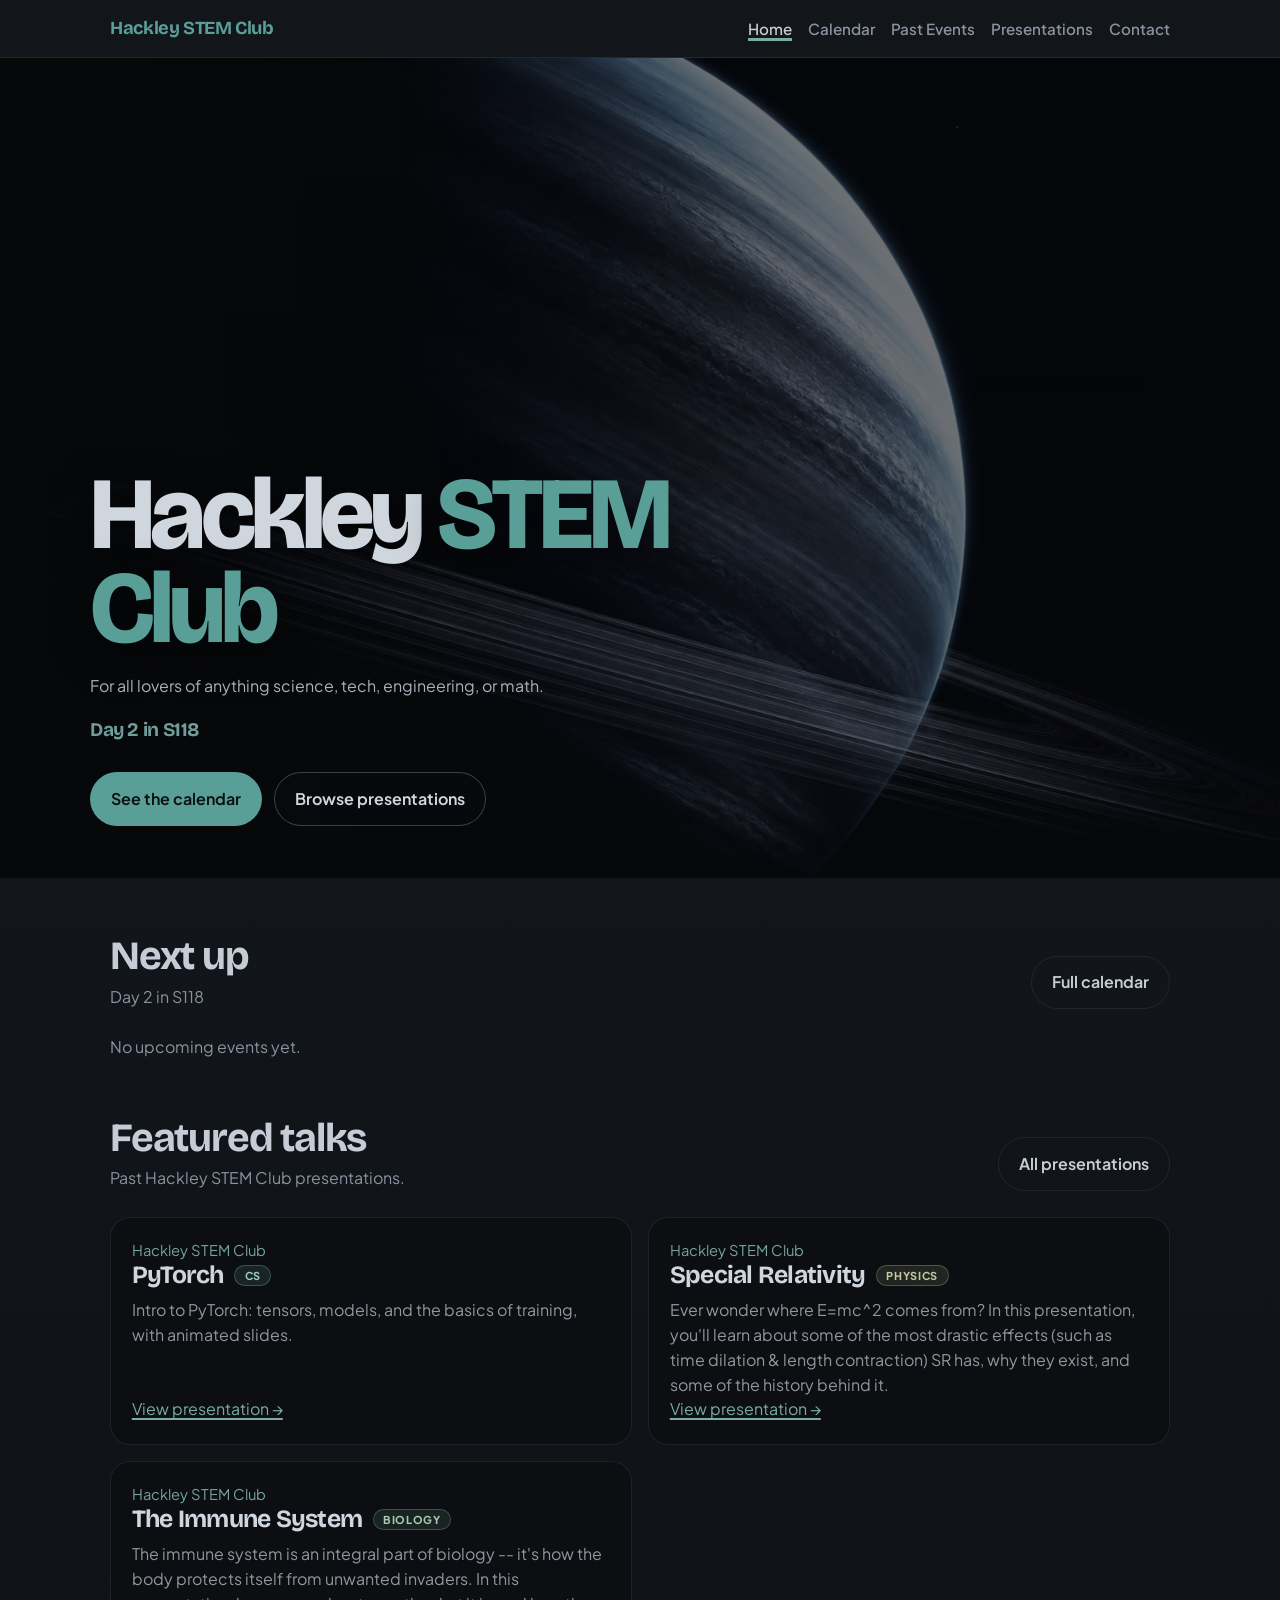
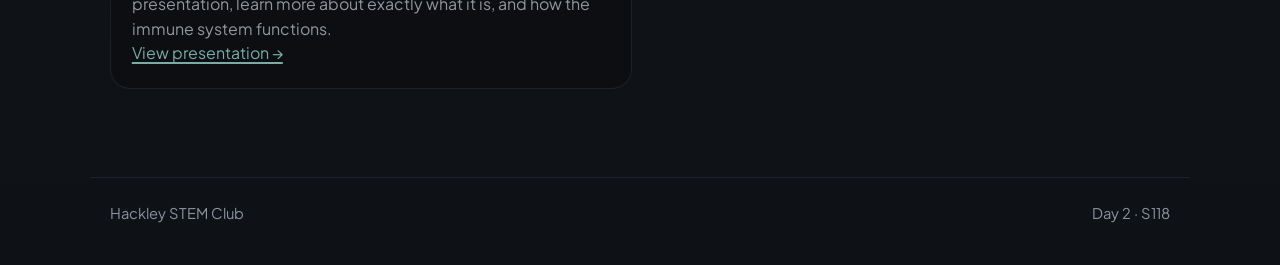
<file: index.html>
<!DOCTYPE html>
<html lang="en" data-theme="observatory">
  <head>
    <meta charset="UTF-8" />
    <meta name="viewport" content="width=device-width, initial-scale=1" />
    <title>Hackley STEM Club</title>
    <meta
      name="description"
      content="Hackley STEM Club: calendar, past events, and featured presentations."
    />
    <link rel="preconnect" href="https://fonts.googleapis.com" />
    <link rel="preconnect" href="https://fonts.gstatic.com" crossorigin />
    <link
      href="https://fonts.googleapis.com/css2?family=Bricolage+Grotesque:opsz,wght@12..96,500..800&family=Plus+Jakarta+Sans:wght@400;500;600;700&display=swap"
      rel="stylesheet"
    />
    <script src="js/theme.js"></script>
    <link rel="stylesheet" href="css/styles.css" />
  </head>
  <body data-page="home">
    <header class="site-header">
      <div class="nav-wrap">
        <a class="brand" href="index.html"><span id="club-name">Hackley STEM Club</span></a>
        <nav class="nav" aria-label="Primary">
          <a href="index.html" data-nav="home">Home</a>
          <a href="calendar.html" data-nav="calendar">Calendar</a>
          <a href="events.html" data-nav="events">Past Events</a>
          <a href="presentations.html" data-nav="presentations">Presentations</a>
          <a href="contact.html" data-nav="contact">Contact</a>
        </nav>
      </div>
    </header>

    <main>
      <section class="elevator" aria-label="Hero">
        <div class="elevator-sticky">
          <div class="elevator-stage" aria-hidden="true">
            <img
              class="elevator-slide is-active"
              src="images/elevator/elev-01-planet.jpg"
              alt=""
            />
            <div class="elevator-veil"></div>
          </div>

          <div class="elevator-copy hero-inner">
            <h1 class="hero-brand">Hackley <em>STEM Club</em></h1>
            <p id="club-tagline">
              For all lovers of anything science, tech, engineering, or math.
            </p>
            <p class="hero-meet" id="hero-meet">Day 2 in S118</p>
            <div class="cta-row">
              <a class="btn btn-primary" href="calendar.html">See the calendar</a>
              <a class="btn btn-secondary" href="presentations.html">Browse presentations</a>
            </div>
          </div>
        </div>
      </section>

      <section class="section">
        <div class="section-head">
          <div>
            <h2>Next up</h2>
            <p id="meeting-note">Day 2 in S118</p>
          </div>
          <a class="btn btn-secondary" href="calendar.html">Full calendar</a>
        </div>
        <div id="home-upcoming"></div>
      </section>

      <section class="section" style="padding-top: 0">
        <div class="section-head">
          <div>
            <h2>Featured talks</h2>
            <p>Past Hackley STEM Club presentations.</p>
          </div>
          <a class="btn btn-secondary" href="presentations.html">All presentations</a>
        </div>
        <div id="home-featured"></div>
      </section>
    </main>

    <footer class="site-footer">
      <span><span id="club-name-footer">Hackley STEM Club</span></span>
      <span>Day 2 · S118</span>
    </footer>

    <script src="js/content.js"></script>
    <script src="js/main.js"></script>
    <script>
      document.addEventListener("DOMContentLoaded", () => {
        const upcoming = document.getElementById("home-upcoming");
        const featured = document.getElementById("home-featured");
        upcoming.innerHTML = StemClub.renderEventRows(
          StemClub.upcomingEvents(3),
          "No upcoming events yet."
        );
        const featuredTalks = (StemClub.data.presentations || []).filter((p) => p.featured);
        featured.innerHTML =
          StemClub.renderFeatured(featuredTalks) ||
          '<p class="empty">Featured talks will show up here.</p>';
      });
    </script>
  </body>
</html>
</file>
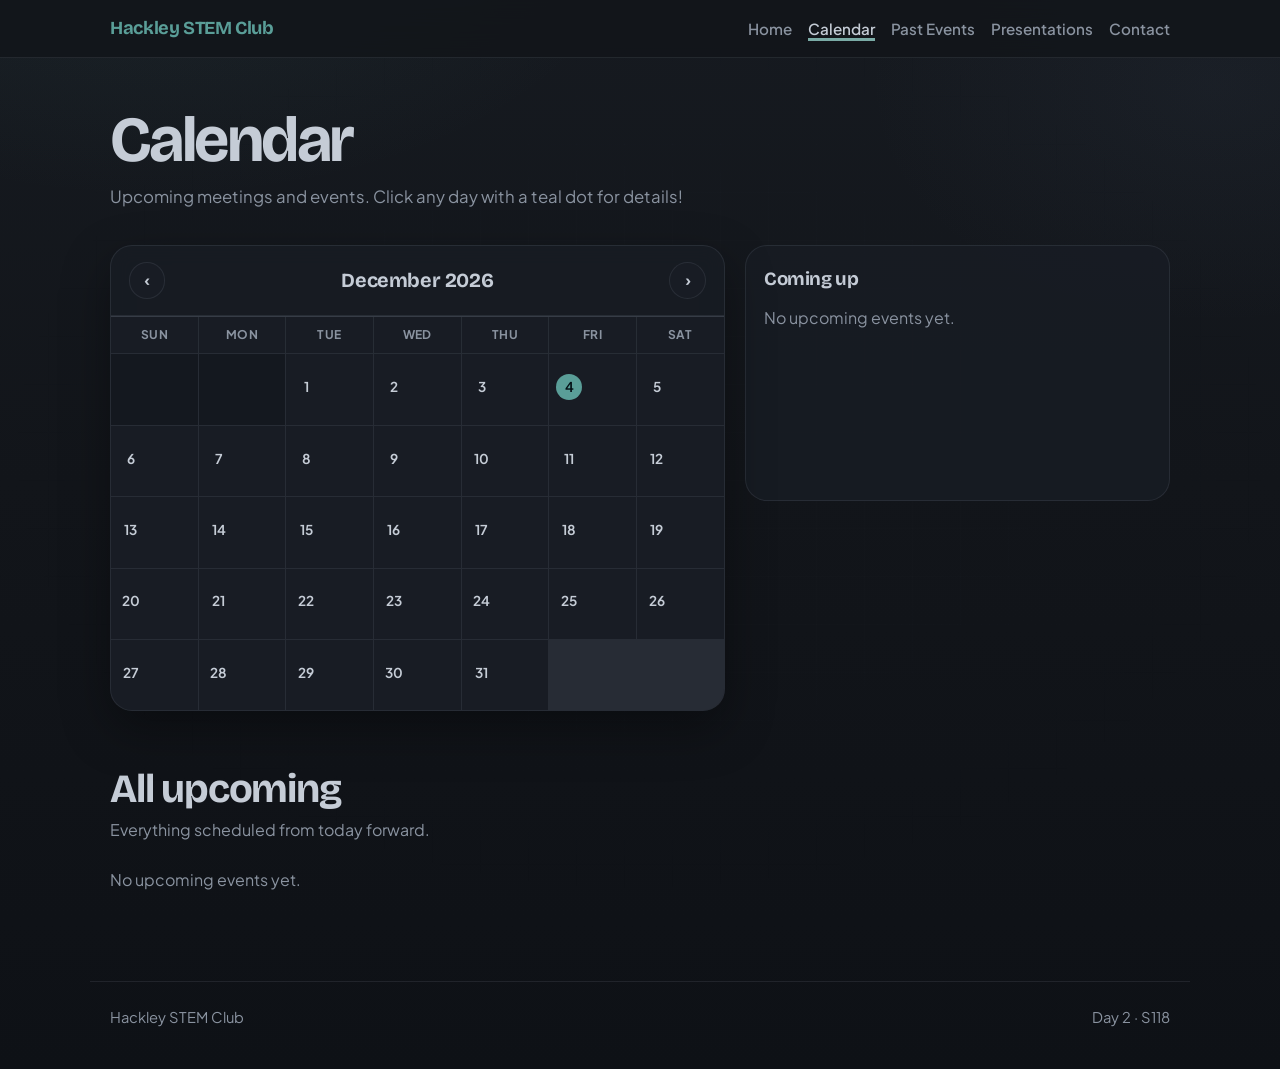
<file: calendar.html>
<!DOCTYPE html>
<html lang="en" data-theme="observatory">
  <head>
    <meta charset="UTF-8" />
    <meta name="viewport" content="width=device-width, initial-scale=1" />
    <title>Calendar · Hackley STEM Club</title>
    <meta name="description" content="Hackley STEM Club calendar of upcoming meetings and events." />
    <link rel="preconnect" href="https://fonts.googleapis.com" />
    <link rel="preconnect" href="https://fonts.gstatic.com" crossorigin />
    <link
      href="https://fonts.googleapis.com/css2?family=Bricolage+Grotesque:opsz,wght@12..96,500..800&family=Plus+Jakarta+Sans:wght@400;500;600;700&display=swap"
      rel="stylesheet"
    />
    <script src="js/theme.js"></script>
    <link rel="stylesheet" href="css/styles.css" />
  </head>
  <body data-page="calendar">
    <header class="site-header">
      <div class="nav-wrap">
        <a class="brand" href="index.html"><span id="club-name">Hackley STEM Club</span></a>
        <nav class="nav" aria-label="Primary">
          <a href="index.html" data-nav="home">Home</a>
          <a href="calendar.html" data-nav="calendar">Calendar</a>
          <a href="events.html" data-nav="events">Past Events</a>
          <a href="presentations.html" data-nav="presentations">Presentations</a>
          <a href="contact.html" data-nav="contact">Contact</a>
        </nav>
      </div>
    </header>

    <main>
      <header class="page-hero">
        <h1>Calendar</h1>
        <p>
          Upcoming meetings and events. Click any day with a teal dot for
          details!
        </p>
      </header>

      <section class="section" style="padding-top: 1rem">
        <div id="calendar-root"></div>
      </section>

      <section class="section" style="padding-top: 0">
        <div class="section-head">
          <div>
            <h2>All upcoming</h2>
            <p>Everything scheduled from today forward.</p>
          </div>
        </div>
        <div id="upcoming-list"></div>
      </section>
    </main>

    <footer class="site-footer">
      <span><span id="club-name-footer">Hackley STEM Club</span></span>
      <span>Day 2 · S118</span>
    </footer>

    <script src="js/content.js"></script>
    <script src="js/main.js"></script>
    <script src="js/calendar.js"></script>
    <script>
      document.addEventListener("DOMContentLoaded", () => {
        document.getElementById("upcoming-list").innerHTML = StemClub.renderEventRows(
          StemClub.upcomingEvents(),
          "No upcoming events yet."
        );
      });
    </script>
  </body>
</html>
</file>
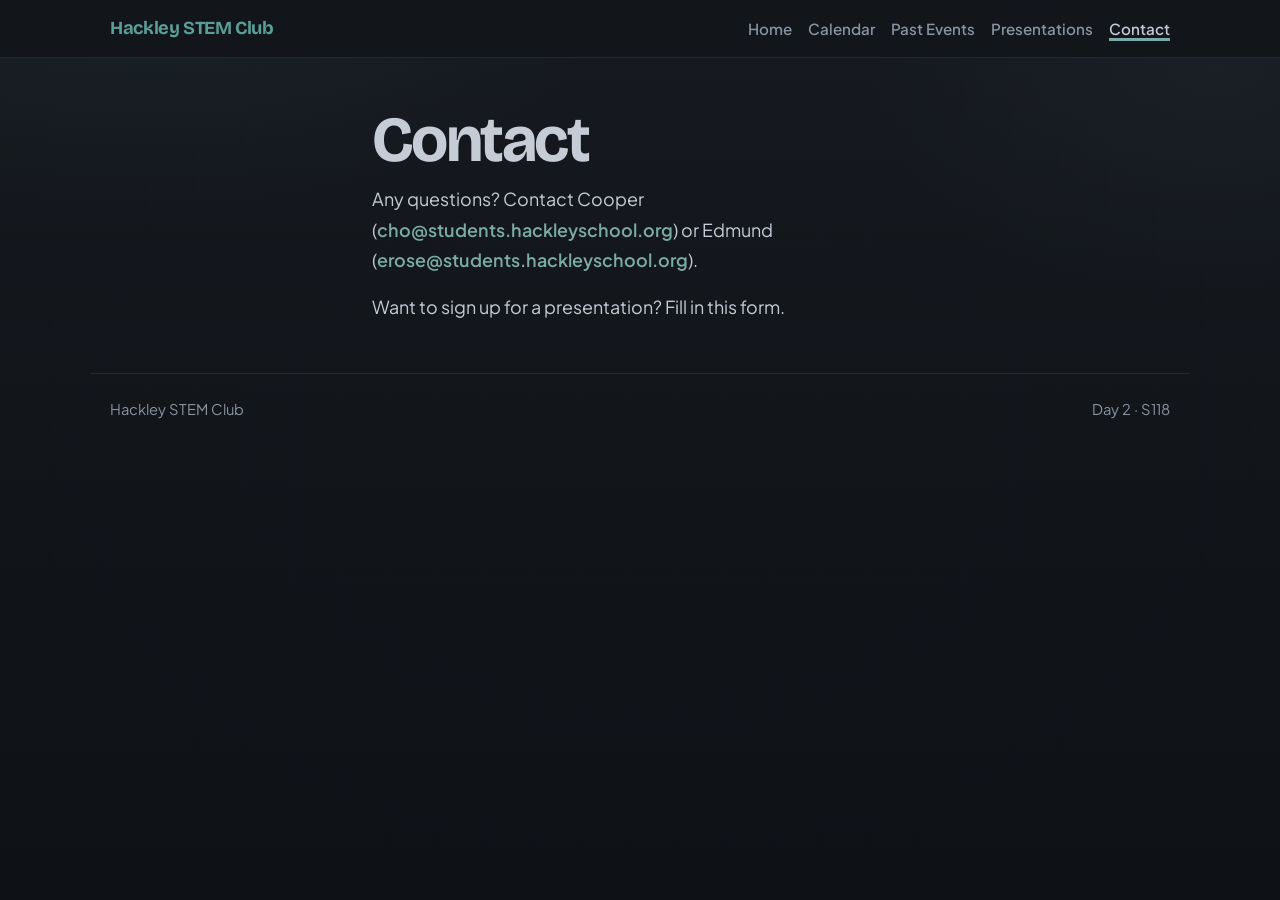
<file: contact.html>
<!DOCTYPE html>
<html lang="en" data-theme="observatory">
  <head>
    <meta charset="UTF-8" />
    <meta name="viewport" content="width=device-width, initial-scale=1" />
    <title>Contact · Hackley STEM Club</title>
    <meta name="description" content="Contact Hackley STEM Club." />
    <link rel="preconnect" href="https://fonts.googleapis.com" />
    <link rel="preconnect" href="https://fonts.gstatic.com" crossorigin />
    <link
      href="https://fonts.googleapis.com/css2?family=Bricolage+Grotesque:opsz,wght@12..96,500..800&family=Plus+Jakarta+Sans:wght@400;500;600;700&display=swap"
      rel="stylesheet"
    />
    <script src="js/theme.js"></script>
    <link rel="stylesheet" href="css/styles.css" />
  </head>
  <body data-page="contact">
    <header class="site-header">
      <div class="nav-wrap">
        <a class="brand" href="index.html"><span id="club-name">Hackley STEM Club</span></a>
        <nav class="nav" aria-label="Primary">
          <a href="index.html" data-nav="home">Home</a>
          <a href="calendar.html" data-nav="calendar">Calendar</a>
          <a href="events.html" data-nav="events">Past Events</a>
          <a href="presentations.html" data-nav="presentations">Presentations</a>
          <a href="contact.html" data-nav="contact">Contact</a>
        </nav>
      </div>
    </header>

    <main>
      <header class="page-hero contact-hero">
        <h1>Contact</h1>
        <p>
          Any questions? Contact Cooper
          (<a href="mailto:cho@students.hackleyschool.org">cho@students.hackleyschool.org</a>)
          or Edmund
          (<a href="mailto:erose@students.hackleyschool.org">erose@students.hackleyschool.org</a>).
        </p>
        <p>
          Want to sign up for a presentation? Fill in this form.
        </p>
      </header>
    </main>

    <footer class="site-footer">
      <span><span id="club-name-footer">Hackley STEM Club</span></span>
      <span>Day 2 · S118</span>
    </footer>

    <script src="js/content.js"></script>
    <script src="js/main.js"></script>
  </body>
</html>
</file>
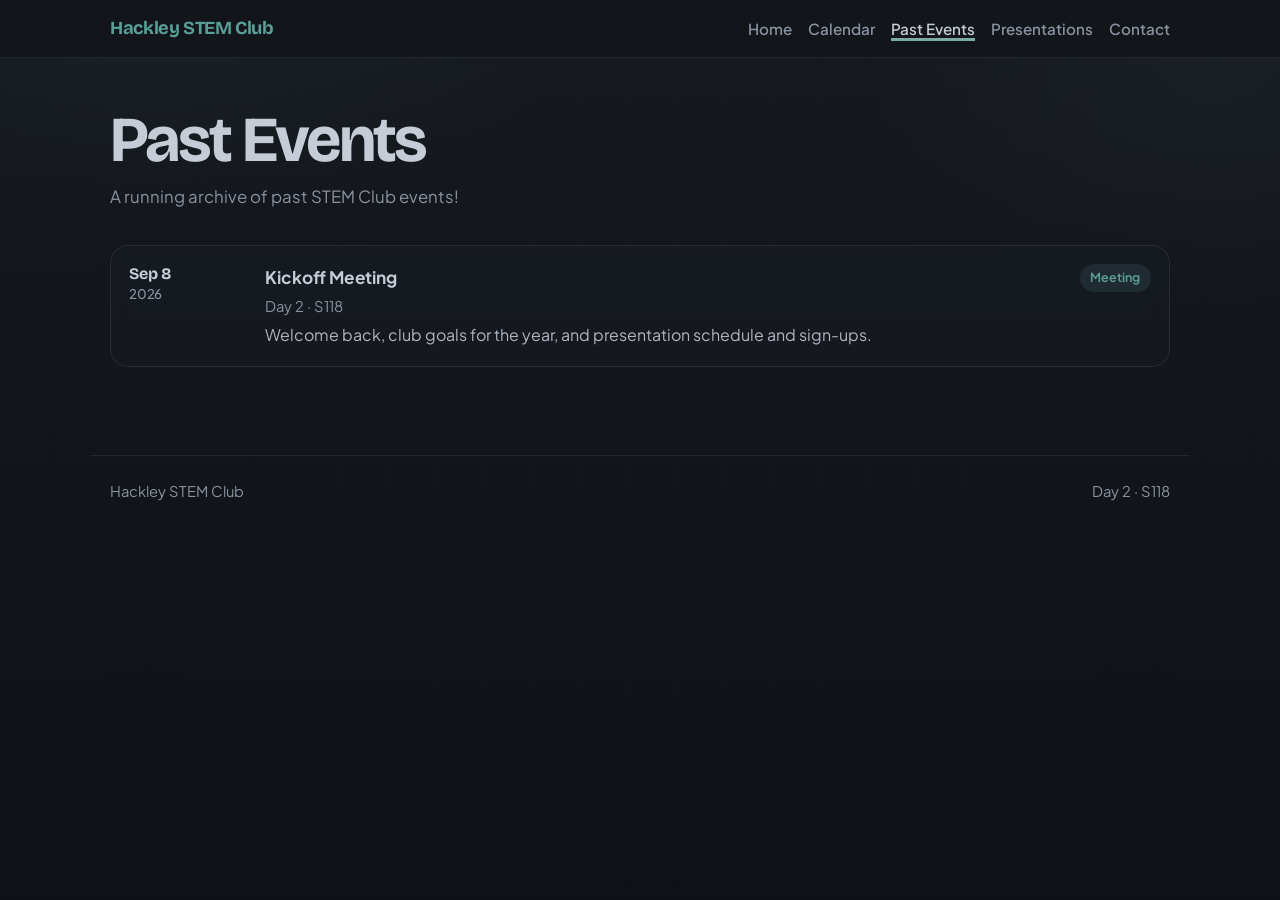
<file: events.html>
<!DOCTYPE html>
<html lang="en" data-theme="observatory">
  <head>
    <meta charset="UTF-8" />
    <meta name="viewport" content="width=device-width, initial-scale=1" />
    <title>Past Events · Hackley STEM Club</title>
    <meta name="description" content="Archive of past Hackley STEM Club meetings and events." />
    <link rel="preconnect" href="https://fonts.googleapis.com" />
    <link rel="preconnect" href="https://fonts.gstatic.com" crossorigin />
    <link
      href="https://fonts.googleapis.com/css2?family=Bricolage+Grotesque:opsz,wght@12..96,500..800&family=Plus+Jakarta+Sans:wght@400;500;600;700&display=swap"
      rel="stylesheet"
    />
    <script src="js/theme.js"></script>
    <link rel="stylesheet" href="css/styles.css" />
  </head>
  <body data-page="events">
    <header class="site-header">
      <div class="nav-wrap">
        <a class="brand" href="index.html"><span id="club-name">Hackley STEM Club</span></a>
        <nav class="nav" aria-label="Primary">
          <a href="index.html" data-nav="home">Home</a>
          <a href="calendar.html" data-nav="calendar">Calendar</a>
          <a href="events.html" data-nav="events">Past Events</a>
          <a href="presentations.html" data-nav="presentations">Presentations</a>
          <a href="contact.html" data-nav="contact">Contact</a>
        </nav>
      </div>
    </header>

    <main>
      <header class="page-hero">
        <h1>Past Events</h1>
        <p>A running archive of past STEM Club events!</p>
      </header>

      <section class="section" style="padding-top: 1rem">
        <div id="past-list"></div>
      </section>
    </main>

    <footer class="site-footer">
      <span><span id="club-name-footer">Hackley STEM Club</span></span>
      <span>Day 2 · S118</span>
    </footer>

    <script src="js/content.js"></script>
    <script src="js/main.js"></script>
    <script>
      document.addEventListener("DOMContentLoaded", () => {
        document.getElementById("past-list").innerHTML = StemClub.renderEventRows(
          StemClub.pastEvents(),
          "No past events yet."
        );
      });
    </script>
  </body>
</html>
</file>
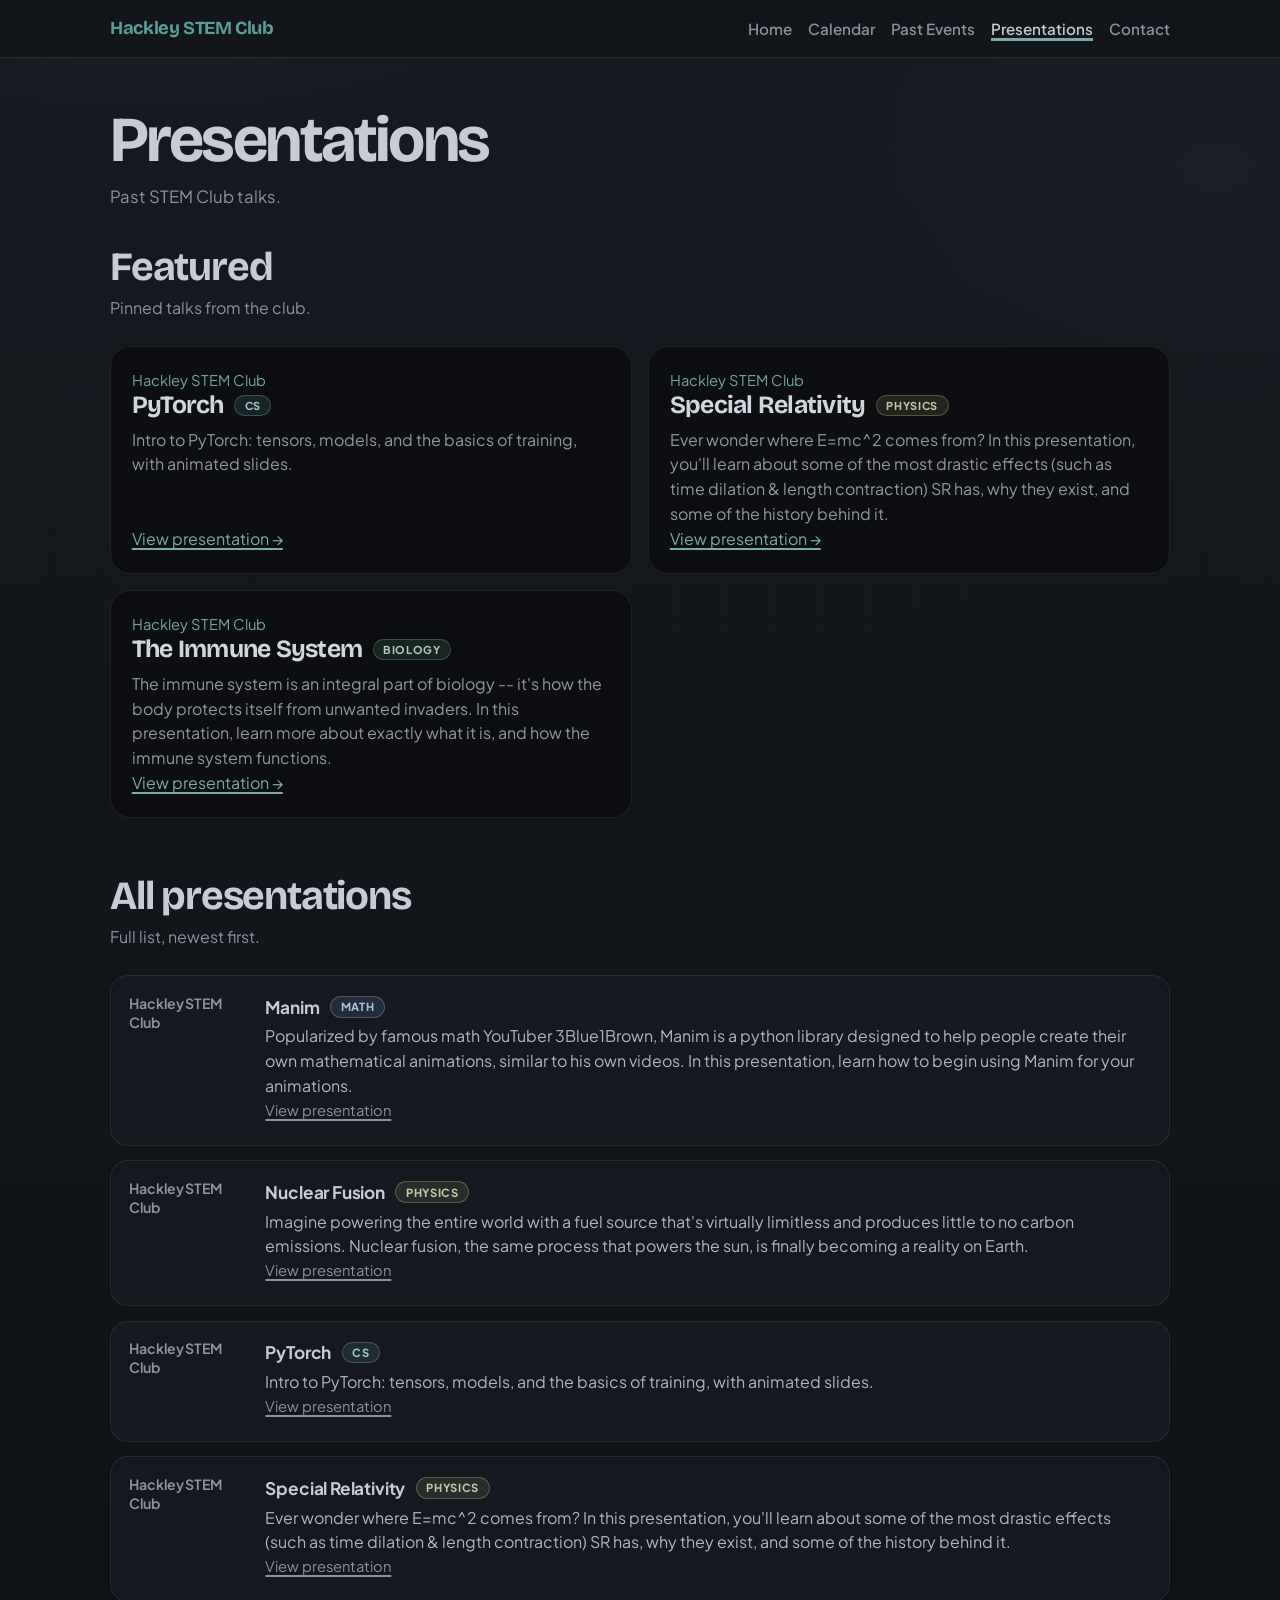
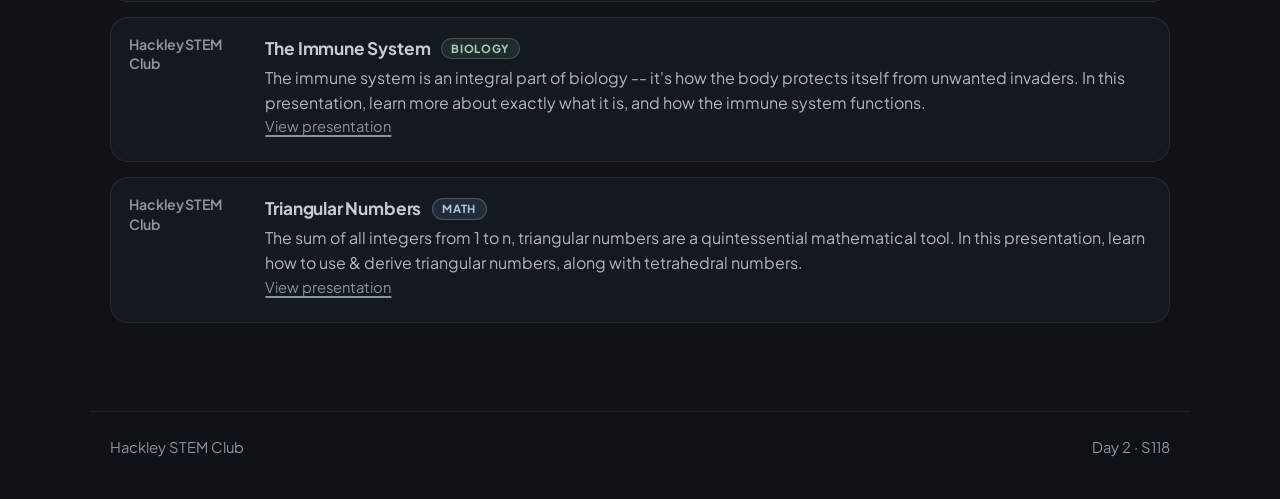
<file: presentations.html>
<!DOCTYPE html>
<html lang="en" data-theme="observatory">
  <head>
    <meta charset="UTF-8" />
    <meta name="viewport" content="width=device-width, initial-scale=1" />
    <title>Presentations · Hackley STEM Club</title>
    <meta
      name="description"
      content="Featured and archived Hackley STEM Club presentations."
    />
    <link rel="preconnect" href="https://fonts.googleapis.com" />
    <link rel="preconnect" href="https://fonts.gstatic.com" crossorigin />
    <link
      href="https://fonts.googleapis.com/css2?family=Bricolage+Grotesque:opsz,wght@12..96,500..800&family=Plus+Jakarta+Sans:wght@400;500;600;700&display=swap"
      rel="stylesheet"
    />
    <script src="js/theme.js"></script>
    <link rel="stylesheet" href="css/styles.css" />
  </head>
  <body data-page="presentations">
    <header class="site-header">
      <div class="nav-wrap">
        <a class="brand" href="index.html"><span id="club-name">Hackley STEM Club</span></a>
        <nav class="nav" aria-label="Primary">
          <a href="index.html" data-nav="home">Home</a>
          <a href="calendar.html" data-nav="calendar">Calendar</a>
          <a href="events.html" data-nav="events">Past Events</a>
          <a href="presentations.html" data-nav="presentations">Presentations</a>
          <a href="contact.html" data-nav="contact">Contact</a>
        </nav>
      </div>
    </header>

    <main>
      <header class="page-hero">
        <h1>Presentations</h1>
        <p>Past STEM Club talks.</p>
      </header>

      <section class="section" style="padding-top: 1rem">
        <div class="section-head">
          <div>
            <h2>Featured</h2>
            <p>Pinned talks from the club.</p>
          </div>
        </div>
        <div id="featured-list"></div>
      </section>

      <section class="section" style="padding-top: 0">
        <div class="section-head">
          <div>
            <h2>All presentations</h2>
            <p>Full list, newest first.</p>
          </div>
        </div>
        <div id="all-talks"></div>
      </section>
    </main>

    <footer class="site-footer">
      <span><span id="club-name-footer">Hackley STEM Club</span></span>
      <span>Day 2 · S118</span>
    </footer>

    <script src="js/content.js"></script>
    <script src="js/main.js"></script>
    <script>
      document.addEventListener("DOMContentLoaded", () => {
        const talks = [...(StemClub.data.presentations || [])].sort((a, b) => {
          // Dated talks first (newest), then undated archive talks
          if (a.date && b.date) return b.date.localeCompare(a.date);
          if (a.date) return -1;
          if (b.date) return 1;
          return a.title.localeCompare(b.title);
        });
        const featured = talks.filter((t) => t.featured);
        document.getElementById("featured-list").innerHTML =
          StemClub.renderFeatured(featured) ||
          '<p class="empty">No featured presentations yet.</p>';
        document.getElementById("all-talks").innerHTML = StemClub.renderTalkRows(
          talks,
          "No presentations yet."
        );
      });
    </script>
  </body>
</html>
</file>
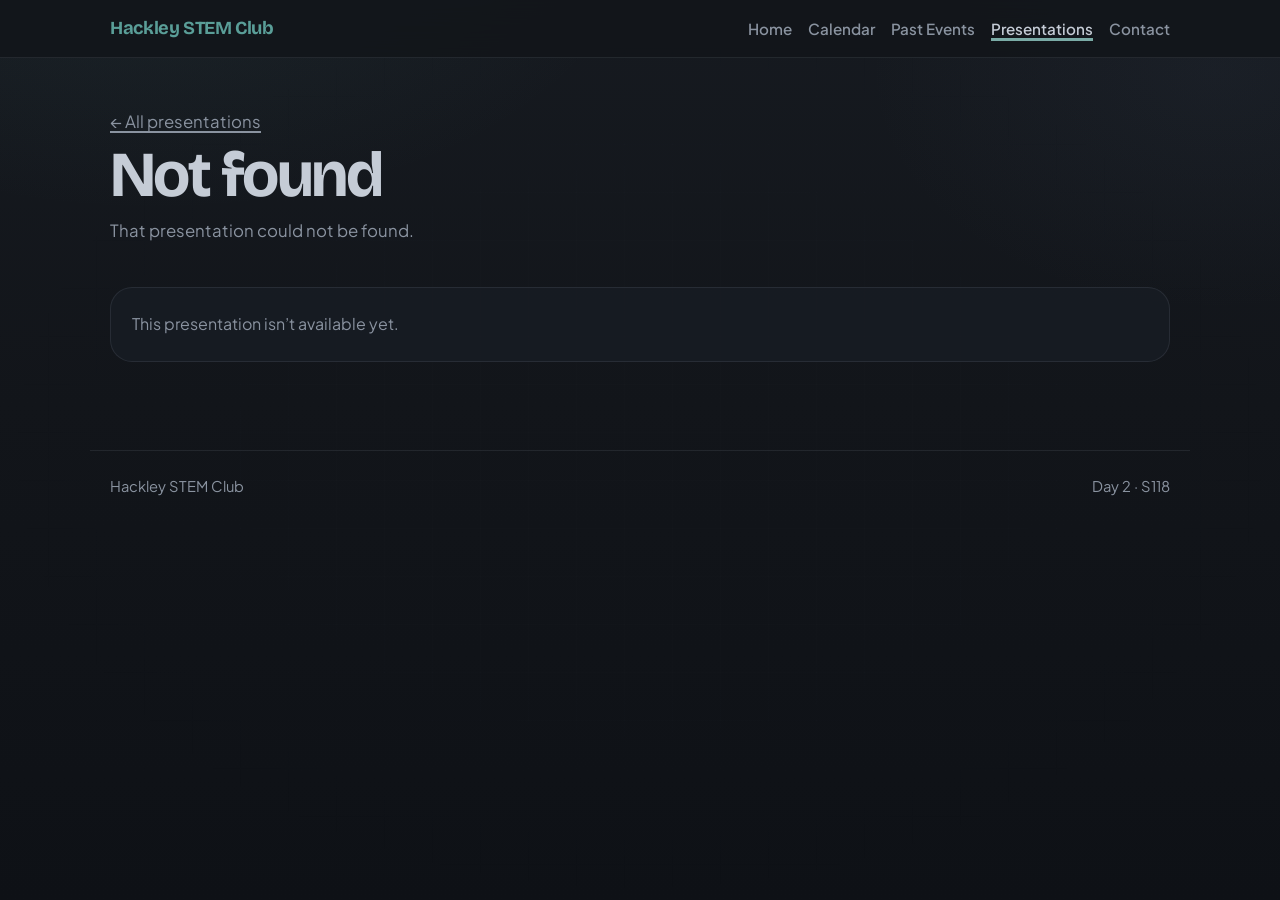
<file: view.html>
<!DOCTYPE html>
<html lang="en" data-theme="observatory">
  <head>
    <meta charset="UTF-8" />
    <meta name="viewport" content="width=device-width, initial-scale=1" />
    <title>Presentation · Hackley STEM Club</title>
    <meta name="description" content="Hackley STEM Club presentation viewer." />
    <link rel="preconnect" href="https://fonts.googleapis.com" />
    <link rel="preconnect" href="https://fonts.gstatic.com" crossorigin />
    <link
      href="https://fonts.googleapis.com/css2?family=Bricolage+Grotesque:opsz,wght@12..96,500..800&family=Plus+Jakarta+Sans:wght@400;500;600;700&display=swap"
      rel="stylesheet"
    />
    <script src="js/theme.js"></script>
    <link rel="stylesheet" href="css/styles.css" />
  </head>
  <body data-page="presentations">
    <header class="site-header">
      <div class="nav-wrap">
        <a class="brand" href="index.html"><span id="club-name">Hackley STEM Club</span></a>
        <nav class="nav" aria-label="Primary">
          <a href="index.html" data-nav="home">Home</a>
          <a href="calendar.html" data-nav="calendar">Calendar</a>
          <a href="events.html" data-nav="events">Past Events</a>
          <a href="presentations.html" data-nav="presentations">Presentations</a>
          <a href="contact.html" data-nav="contact">Contact</a>
        </nav>
      </div>
    </header>

    <main>
      <header class="page-hero">
        <p class="meta" style="margin-bottom: 0.5rem">
          <a href="presentations.html">← All presentations</a>
        </p>
        <h1 id="view-title">Presentation</h1>
        <p id="view-meta"></p>
        <p id="view-summary" class="desc" style="margin-top: 0.75rem"></p>
        <div id="view-actions" class="cta-row" style="margin-top: 1rem"></div>
      </header>

      <section class="section" style="padding-top: 0.5rem">
        <div id="deck-frame-wrap" class="pdf-frame-wrap" hidden>
          <iframe id="deck-frame" title="Presentation" allowfullscreen allow="fullscreen"></iframe>
        </div>
        <div id="view-empty" class="empty-panel" hidden>
          <p class="empty">
            This presentation isn’t available yet.
          </p>
        </div>
      </section>
    </main>

    <footer class="site-footer">
      <span><span id="club-name-footer">Hackley STEM Club</span></span>
      <span>Day 2 · S118</span>
    </footer>

    <script src="js/content.js"></script>
    <script src="js/main.js"></script>
    <script>
      function toSlidesEmbed(url) {
        if (!url) return "";
        try {
          const u = new URL(url);
          if (!u.hostname.includes("google.com")) return "";

          // Already an embed URL
          if (u.pathname.includes("/embed")) {
            u.searchParams.set("start", "false");
            u.searchParams.set("loop", "false");
            return u.toString();
          }

          // /presentation/d/ID/... or /presentation/d/e/ID/...
          const match = u.pathname.match(
            /\/presentation\/d\/(e\/[^/]+|[^/]+)/
          );
          if (!match) return "";
          const idPath = match[1];
          return `https://docs.google.com/presentation/d/${idPath}/embed?start=false&loop=false&delayms=60000`;
        } catch {
          return "";
        }
      }

      function addButton(container, href, label, primary) {
        const a = document.createElement("a");
        a.className = primary ? "btn btn-primary" : "btn btn-secondary";
        a.href = href;
        a.target = "_blank";
        a.rel = "noopener";
        a.textContent = label;
        container.appendChild(a);
      }

      document.addEventListener("DOMContentLoaded", () => {
        const params = new URLSearchParams(window.location.search);
        const id = params.get("id");
        const talk = (StemClub.data.presentations || []).find((t) => t.id === id);
        const actions = document.getElementById("view-actions");
        const frame = document.getElementById("deck-frame");
        const wrap = document.getElementById("deck-frame-wrap");
        const empty = document.getElementById("view-empty");

        if (!talk) {
          document.getElementById("view-title").textContent = "Not found";
          document.getElementById("view-meta").textContent =
            "That presentation could not be found.";
          empty.hidden = false;
          return;
        }

        document.title = `${talk.title} · Hackley STEM Club`;
        document.getElementById("view-title").textContent = talk.title;
        const subjectNames = {
          math: "Math",
          cs: "CS",
          physics: "Physics",
          biology: "Biology",
          chemistry: "Chemistry",
        };
        document.getElementById("view-meta").textContent = [
          subjectNames[talk.subject] || "",
          talk.presenter || StemClub.data.name,
          talk.date ? StemClub.formatLong(talk.date) : "",
        ]
          .filter(Boolean)
          .join(" · ");
        document.getElementById("view-summary").textContent = talk.summary || "";

        const slidesEmbed = toSlidesEmbed(talk.link || "");
        let shown = false;

        // Prefer Google Slides embed when available (keeps animations)
        if (slidesEmbed) {
          frame.src = slidesEmbed;
          wrap.hidden = false;
          shown = true;
          addButton(actions, talk.link, "Open in Google Slides", false);
        } else if (talk.file) {
          frame.src = talk.file;
          wrap.hidden = false;
          shown = true;
          addButton(actions, talk.file, "Open PDF in new tab", false);
        } else if (talk.link) {
          addButton(actions, talk.link, "Open presentation", true);
          empty.hidden = false;
          empty.querySelector(".empty").textContent =
            "Open this presentation in a new tab.";
          shown = true;
        }

        // If we showed Slides but also have a PDF, offer it as backup
        if (slidesEmbed && talk.file) {
          addButton(actions, talk.file, "Download PDF", false);
        }

        if (!shown) empty.hidden = false;
      });
    </script>
  </body>
</html>
</file>
<file: css/styles.css>
/* STEM Club — shared styles
   Themes: mint (default clean) · observatory (dark / atmospheric)
*/

:root,
html[data-theme="mint"] {
  /* Clean light — white page, soft ink, restrained accent */
  --bg: #f7f8fa;
  --bg-deep: #12151a;
  --ink: #1a1f27;
  --muted: #5c6570;
  --line: rgba(26, 31, 39, 0.1);
  --panel: rgba(255, 255, 255, 0.92);
  --accent: #3d6b75;
  --accent-2: #2f5560;
  --accent-soft: rgba(61, 107, 117, 0.1);
  --danger: #b54a3c;
  --radius: 18px;
  --shadow: 0 14px 40px rgba(26, 31, 39, 0.08);
  --font-display: "Bricolage Grotesque", system-ui, sans-serif;
  --font-body: "Plus Jakarta Sans", system-ui, sans-serif;
  --max: 1100px;
  --header-bg: rgba(247, 248, 250, 0.88);
  --page-bg:
    radial-gradient(900px 480px at 8% -10%, rgba(61, 107, 117, 0.06), transparent 55%),
    radial-gradient(700px 420px at 100% 0%, rgba(26, 31, 39, 0.03), transparent 50%),
    linear-gradient(180deg, #ffffff 0%, var(--bg) 42%, #eef1f4 100%);
  --grid-line: rgba(26, 31, 39, 0.035);
  --grid-opacity: 0.4;
  --btn-primary-bg: #1a1f27;
  --btn-primary-text: #f7f8fa;
  --btn-primary-hover: #000;
  --orbit-ring: rgba(61, 107, 117, 0.25);
  --orbit-dash: rgba(26, 31, 39, 0.14);
  --surface: #ffffff;
  --cal-cell: #ffffff;
  --cal-muted: #f3f5f7;
  --cal-muted-text: #9aa3ad;
  --cal-hover: #f0f5f6;
  --cal-event: #eaf3f4;
  --cal-event-hover: #ddecee;
  --cal-selected: #d5e6e8;
  --input-bg: #fff;
  --feature-text: #e8eef2;
  --feature-muted: rgba(232, 238, 242, 0.78);
  --feature-meta: rgba(154, 190, 196, 0.95);
  --star-opacity: 0;
}

html[data-theme="observatory"] {
  /* Soft Night — calmer, lower glare */
  --bg: #12151a;
  --bg-deep: #0c0e12;
  --ink: #c5ccd6;
  --muted: #8a93a0;
  --line: rgba(165, 175, 190, 0.12);
  --panel: rgba(22, 26, 34, 0.82);
  --accent: #5a9e98;
  --accent-2: #7aaba6;
  --accent-soft: rgba(90, 158, 152, 0.14);
  --danger: #c97a6c;
  --shadow: 0 18px 48px rgba(0, 0, 0, 0.35);
  --header-bg: rgba(18, 21, 26, 0.86);
  --page-bg:
    radial-gradient(900px 520px at 12% -8%, rgba(90, 158, 152, 0.08), transparent 55%),
    radial-gradient(700px 480px at 95% 8%, rgba(90, 110, 140, 0.07), transparent 50%),
    linear-gradient(180deg, #161a20 0%, var(--bg) 45%, #0e1116 100%);
  --grid-line: rgba(165, 175, 190, 0.04);
  --grid-opacity: 0.35;
  --btn-primary-bg: #5a9e98;
  --btn-primary-text: #0c1214;
  --btn-primary-hover: #6eaea8;
  --orbit-ring: rgba(90, 158, 152, 0.28);
  --orbit-dash: rgba(165, 175, 190, 0.16);
  --surface: rgba(24, 28, 36, 0.9);
  --cal-cell: #181c24;
  --cal-muted: #14181f;
  --cal-muted-text: #6a7382;
  --cal-hover: #1e2430;
  --cal-event: #1a2828;
  --cal-event-hover: #203232;
  --cal-selected: #243838;
  --input-bg: #181c24;
  --feature-text: #d0d6de;
  --feature-muted: rgba(197, 204, 214, 0.72);
  --feature-meta: rgba(122, 171, 166, 0.95);
  --star-opacity: 0;
}

*,
*::before,
*::after {
  box-sizing: border-box;
}

html {
  scroll-behavior: smooth;
  color-scheme: light;
}

html[data-theme="observatory"] {
  color-scheme: dark;
}

body {
  margin: 0;
  font-family: var(--font-body);
  color: var(--ink);
  background: var(--page-bg);
  min-height: 100vh;
  line-height: 1.55;
  transition: background 0.35s ease, color 0.25s ease;
}

body::before {
  content: "";
  position: fixed;
  inset: 0;
  pointer-events: none;
  opacity: var(--grid-opacity);
  background-image:
    linear-gradient(var(--grid-line) 1px, transparent 1px),
    linear-gradient(90deg, var(--grid-line) 1px, transparent 1px);
  background-size: 48px 48px;
  mask-image: radial-gradient(ellipse at center, black 35%, transparent 80%);
  z-index: -1;
}

body::after {
  content: "";
  position: fixed;
  inset: 0;
  pointer-events: none;
  opacity: var(--star-opacity);
  z-index: -1;
  background-image:
    radial-gradient(1.5px 1.5px at 8% 12%, rgba(255, 255, 255, 0.85), transparent),
    radial-gradient(1px 1px at 14% 28%, rgba(255, 255, 255, 0.55), transparent),
    radial-gradient(1.5px 1.5px at 22% 8%, rgba(255, 255, 255, 0.7), transparent),
    radial-gradient(1px 1px at 31% 41%, rgba(255, 255, 255, 0.45), transparent),
    radial-gradient(2px 2px at 38% 16%, rgba(255, 255, 255, 0.9), transparent),
    radial-gradient(1px 1px at 47% 33%, rgba(255, 255, 255, 0.5), transparent),
    radial-gradient(1.5px 1.5px at 55% 9%, rgba(255, 255, 255, 0.65), transparent),
    radial-gradient(1px 1px at 63% 27%, rgba(255, 255, 255, 0.4), transparent),
    radial-gradient(1.5px 1.5px at 72% 14%, rgba(255, 255, 255, 0.75), transparent),
    radial-gradient(1px 1px at 81% 36%, rgba(255, 255, 255, 0.5), transparent),
    radial-gradient(2px 2px at 89% 11%, rgba(255, 255, 255, 0.8), transparent),
    radial-gradient(1px 1px at 94% 29%, rgba(255, 255, 255, 0.45), transparent),
    radial-gradient(1px 1px at 11% 52%, rgba(255, 255, 255, 0.4), transparent),
    radial-gradient(1.5px 1.5px at 19% 67%, rgba(255, 255, 255, 0.55), transparent),
    radial-gradient(1px 1px at 27% 58%, rgba(255, 255, 255, 0.35), transparent),
    radial-gradient(1px 1px at 42% 71%, rgba(255, 255, 255, 0.5), transparent),
    radial-gradient(1.5px 1.5px at 58% 63%, rgba(255, 255, 255, 0.6), transparent),
    radial-gradient(1px 1px at 74% 78%, rgba(255, 255, 255, 0.4), transparent),
    radial-gradient(1px 1px at 86% 69%, rgba(255, 255, 255, 0.55), transparent),
    radial-gradient(1.5px 1.5px at 6% 82%, rgba(255, 255, 255, 0.45), transparent),
    radial-gradient(1px 1px at 33% 88%, rgba(255, 255, 255, 0.35), transparent),
    radial-gradient(1px 1px at 51% 92%, rgba(255, 255, 255, 0.5), transparent),
    radial-gradient(2px 2px at 67% 48%, rgba(200, 240, 255, 0.7), transparent),
    radial-gradient(1px 1px at 77% 55%, rgba(255, 255, 255, 0.4), transparent);
}

img { max-width: 100%; display: block; }

a {
  color: inherit;
  text-decoration-thickness: 1.5px;
  text-underline-offset: 3px;
}

a:hover { color: var(--accent); }

.site-header {
  position: sticky;
  top: 0;
  z-index: 20;
  backdrop-filter: blur(14px);
  background: var(--header-bg);
  border-bottom: 1px solid var(--line);
}

.nav-wrap {
  max-width: var(--max);
  margin: 0 auto;
  padding: 0.9rem 1.25rem;
  display: flex;
  align-items: center;
  justify-content: space-between;
  gap: 1rem;
}

.nav-right {
  display: flex;
  align-items: center;
  gap: 0.85rem;
  flex-wrap: wrap;
  justify-content: flex-end;
}

.brand {
  font-family: var(--font-display);
  font-weight: 700;
  font-size: 1.15rem;
  letter-spacing: -0.02em;
  text-decoration: none;
}

.brand span { color: var(--accent); }

.nav {
  display: flex;
  flex-wrap: wrap;
  gap: 0.35rem 1rem;
  font-size: 0.95rem;
}

.nav a {
  text-decoration: none;
  color: var(--muted);
  font-weight: 560;
}

.nav a:hover,
.nav a[aria-current="page"] { color: var(--ink); }

.nav a[aria-current="page"] {
  text-decoration: underline;
  text-decoration-color: var(--accent-2);
  text-decoration-thickness: 3px;
}

.theme-switch {
  display: inline-flex;
  border: 1px solid var(--line);
  border-radius: 999px;
  padding: 0.15rem;
  background: var(--panel);
  gap: 0.1rem;
}

.theme-switch button {
  appearance: none;
  border: 0;
  background: transparent;
  color: var(--muted);
  font: inherit;
  font-size: 0.78rem;
  font-weight: 650;
  padding: 0.35rem 0.65rem;
  border-radius: 999px;
  cursor: pointer;
  white-space: nowrap;
}

.theme-switch button[aria-pressed="true"] {
  background: var(--ink);
  color: var(--btn-primary-text);
}

html[data-theme="observatory"] .theme-switch button[aria-pressed="true"] {
  background: var(--accent);
  color: #041016;
}

main { overflow-x: clip; }


.hero {
  min-height: min(92vh, 820px);
  display: grid;
  align-items: end;
  padding: 4.5rem 1.25rem 3.5rem;
  position: relative;
  isolation: isolate;
}

/* Autoplay elevator — one viewport, images cycle on their own */
.elevator {
  position: relative;
}

.elevator-sticky {
  position: relative;
  top: auto;
  height: min(92vh, 820px);
  display: grid;
  align-items: end;
  padding: 4.5rem 1.25rem 3.25rem;
  overflow: hidden;
  color: #d0d6de;
}

.elevator-stage {
  position: absolute;
  inset: 0;
  z-index: 0;
  background: #03060b;
}

.elevator-slide {
  position: absolute;
  inset: 0;
  width: 100%;
  height: 100%;
  object-fit: cover;
  object-position: 78% center;
  opacity: 0;
  transition: opacity 1.4s ease-in-out;
  will-change: opacity;
  z-index: 0;
}

.elevator-slide.is-active {
  opacity: 0.42;
  z-index: 1;
}

.elevator-veil {
  position: absolute;
  inset: 0;
  pointer-events: none;
  background:
    linear-gradient(90deg, rgba(12, 14, 18, 0.94) 0%, rgba(12, 14, 18, 0.78) 34%, rgba(12, 14, 18, 0.45) 62%, rgba(12, 14, 18, 0.55) 100%),
    linear-gradient(180deg, rgba(12, 14, 18, 0.5) 0%, rgba(12, 14, 18, 0.2) 40%, rgba(12, 14, 18, 0.88) 100%);
}

html[data-theme="mint"] .elevator-veil {
  background:
    linear-gradient(90deg, rgba(6, 17, 13, 0.86) 0%, rgba(6, 17, 13, 0.5) 45%, rgba(6, 17, 13, 0.2) 100%),
    linear-gradient(180deg, rgba(6, 17, 13, 0.4) 0%, transparent 40%, rgba(6, 17, 13, 0.78) 100%);
}

.elevator-copy {
  position: relative;
  z-index: 2;
  animation: rise 0.8s ease both;
}

.elevator-copy .hero-brand {
  text-shadow: 0 12px 40px rgba(0, 0, 0, 0.55);
}

.elevator-copy #club-tagline {
  color: rgba(197, 204, 214, 0.86);
}

.elevator-copy .hero-meet {
  color: var(--accent-2);
}

.elevator-copy .btn-secondary {
  border-color: rgba(197, 204, 214, 0.28);
  color: #d0d6de;
  background: rgba(12, 14, 18, 0.35);
  backdrop-filter: blur(8px);
}

.elevator-copy .btn-secondary:hover {
  border-color: var(--accent);
  color: var(--accent);
}

.elevator-rail {
  position: absolute;
  right: 1.25rem;
  top: 50%;
  transform: translateY(-50%);
  z-index: 3;
  display: grid;
  gap: 0.55rem;
}

.elevator-dot {
  width: 0.45rem;
  height: 0.45rem;
  border-radius: 999px;
  background: rgba(197, 204, 214, 0.28);
  transition: background 0.25s ease, transform 0.25s ease;
}

.elevator-dot.is-active {
  background: var(--accent-2);
  transform: scale(1.35);
}

.elevator-hint {
  position: absolute;
  right: 1.1rem;
  bottom: 1.2rem;
  z-index: 3;
  margin: 0;
  font-size: 0.72rem;
  font-weight: 700;
  letter-spacing: 0.12em;
  text-transform: uppercase;
  color: rgba(232, 238, 247, 0.45);
}

@media (max-width: 860px) {
  .elevator-rail {
    right: 0.75rem;
  }
  .elevator-hint {
    display: none;
  }
}

@media (prefers-reduced-motion: reduce) {
  .elevator {
    height: auto;
  }
  .elevator-sticky {
    position: relative;
    height: auto;
    min-height: 92vh;
  }
  .elevator-slide {
    transition: none;
  }
  .elevator-slide:not(.is-active) {
    display: none;
  }
}


.hero .hero-inner,
.hero .hero-orbit {
  position: relative;
  z-index: 1;
}

.hero-orbit {
  z-index: 0;
}

.hero-meet {
  font-family: var(--font-display);
  font-weight: 700;
  letter-spacing: -0.02em;
  color: var(--ink);
  font-size: 1.2rem;
  margin: 0 0 1.75rem;
  opacity: 0.92;
}

html[data-theme="observatory"] .hero-meet {
  color: var(--accent-2);
}

.hero-inner {
  max-width: var(--max);
  margin: 0 auto;
  width: 100%;
  animation: rise 0.8s ease both;
}

.hero-brand {
  font-family: var(--font-display);
  font-size: clamp(3.2rem, 9vw, 6.4rem);
  line-height: 0.92;
  letter-spacing: -0.045em;
  font-weight: 760;
  margin: 0 0 1.1rem;
  max-width: 11ch;
}

.hero-brand em {
  font-style: normal;
  color: var(--accent);
}

.hero p {
  max-width: 34rem;
  font-size: 1.15rem;
  color: var(--muted);
  margin: 0 0 0.85rem;
}

.hero .cta-row {
  margin-top: 0.9rem;
}

.cta-row {
  display: flex;
  flex-wrap: wrap;
  gap: 0.75rem;
}

.btn {
  display: inline-flex;
  align-items: center;
  justify-content: center;
  gap: 0.4rem;
  border: 1px solid transparent;
  border-radius: 999px;
  padding: 0.85rem 1.25rem;
  font: inherit;
  font-weight: 650;
  text-decoration: none;
  cursor: pointer;
  transition: transform 0.18s ease, background 0.18s ease, border-color 0.18s ease;
}

.btn:hover {
  transform: translateY(-1px);
  color: inherit;
}

.btn-primary {
  background: var(--btn-primary-bg);
  color: var(--btn-primary-text);
}

.btn-primary:hover {
  background: var(--btn-primary-hover);
  color: var(--btn-primary-text);
}

.btn-secondary {
  background: transparent;
  border-color: var(--line);
  color: var(--ink);
}

.btn-secondary:hover {
  border-color: var(--accent);
  color: var(--accent);
}

.hero-orbit {
  position: absolute;
  right: -4rem;
  top: 12%;
  width: min(48vw, 420px);
  aspect-ratio: 1;
  border-radius: 50%;
  border: 1px solid var(--orbit-ring);
  pointer-events: none;
  animation: spin 28s linear infinite;
}

.hero-orbit::before,
.hero-orbit::after {
  content: "";
  position: absolute;
  border-radius: 50%;
}

.hero-orbit::before {
  width: 14px;
  height: 14px;
  background: var(--accent-2);
  top: 12%;
  left: 50%;
  box-shadow: 0 0 0 8px color-mix(in srgb, var(--accent-2) 22%, transparent);
}

.hero-orbit::after {
  inset: 18%;
  border: 1px dashed var(--orbit-dash);
}

.section {
  max-width: var(--max);
  margin: 0 auto;
  padding: 3.5rem 1.25rem;
}

.section-head {
  display: flex;
  flex-wrap: wrap;
  align-items: end;
  justify-content: space-between;
  gap: 1rem;
  margin-bottom: 1.6rem;
}

.section-head h2 {
  font-family: var(--font-display);
  font-size: clamp(1.8rem, 4vw, 2.5rem);
  letter-spacing: -0.03em;
  margin: 0;
  line-height: 1.1;
}

.section-head p {
  margin: 0.4rem 0 0;
  color: var(--muted);
  max-width: 36rem;
}

.page-hero {
  max-width: var(--max);
  margin: 0 auto;
  padding: 3.2rem 1.25rem 1.2rem;
  animation: rise 0.65s ease both;
}

.page-hero h1 {
  font-family: var(--font-display);
  font-size: clamp(2.4rem, 6vw, 4rem);
  letter-spacing: -0.04em;
  line-height: 0.98;
  margin: 0 0 0.75rem;
}

.page-hero p {
  margin: 0;
  color: var(--muted);
  max-width: 38rem;
  font-size: 1.05rem;
}

.edit-hint {
  margin-top: 0.9rem;
  display: inline-block;
  font-size: 0.82rem;
  color: var(--muted);
  background: var(--accent-soft);
  border-radius: 999px;
  padding: 0.35rem 0.7rem;
}

.list { display: grid; gap: 0.9rem; }

.event-row,
.talk-row {
  display: grid;
  gap: 1rem;
  align-items: start;
  padding: 1.1rem 1.15rem;
  border: 1px solid var(--line);
  border-radius: var(--radius);
  background: var(--panel);
  backdrop-filter: blur(8px);
  transition: border-color 0.18s ease, transform 0.18s ease;
}

.event-row {
  grid-template-columns: 7.5rem 1fr auto;
}

.talk-row {
  grid-template-columns: 7.5rem 1fr;
}

.event-row:hover,
.talk-row:hover {
  border-color: color-mix(in srgb, var(--accent) 55%, transparent);
  transform: translateY(-1px);
}

.event-date,
.talk-date {
  font-family: var(--font-display);
  font-weight: 700;
  letter-spacing: -0.02em;
  line-height: 1.2;
}

.event-date small,
.talk-date small {
  display: block;
  font-family: var(--font-body);
  font-weight: 500;
  color: var(--muted);
  margin-top: 0.2rem;
}

.event-row h3,
.talk-row h3 {
  margin: 0 0 0.25rem;
  font-size: 1.08rem;
  letter-spacing: -0.01em;
}

.meta {
  color: var(--muted);
  font-size: 0.92rem;
  margin: 0 0 0.35rem;
}

.desc {
  margin: 0;
  color: var(--ink);
  opacity: 0.88;
}

.tag {
  display: inline-flex;
  align-items: center;
  border-radius: 999px;
  padding: 0.28rem 0.65rem;
  font-size: 0.78rem;
  font-weight: 650;
  background: var(--accent-soft);
  color: var(--accent);
  white-space: nowrap;
}

.talk-title {
  display: flex;
  flex-wrap: wrap;
  align-items: center;
  gap: 0.5rem 0.65rem;
}

.subject-mark {
  display: inline-flex;
  align-items: center;
  border-radius: 999px;
  padding: 0.2rem 0.6rem;
  font-family: var(--font-body);
  font-size: 0.7rem;
  font-weight: 750;
  letter-spacing: 0.06em;
  text-transform: uppercase;
  line-height: 1.2;
  border: 1px solid transparent;
  white-space: nowrap;
}

.feature-block .subject-mark {
  font-size: 0.68rem;
}

.subject-math {
  background: rgba(120, 150, 190, 0.16);
  border-color: rgba(140, 170, 210, 0.35);
  color: #a8c0dc;
}

.subject-cs {
  background: rgba(90, 158, 152, 0.16);
  border-color: rgba(122, 171, 166, 0.35);
  color: #9ec9c4;
}

.subject-physics {
  background: rgba(160, 170, 120, 0.14);
  border-color: rgba(180, 190, 130, 0.32);
  color: #c2c8a0;
}

.subject-biology {
  background: rgba(110, 160, 130, 0.14);
  border-color: rgba(130, 180, 150, 0.32);
  color: #a8cbb6;
}

.subject-chemistry {
  background: rgba(180, 140, 110, 0.14);
  border-color: rgba(200, 160, 130, 0.32);
  color: #d2b8a0;
}

html[data-theme="mint"] .subject-math {
  background: rgba(70, 100, 150, 0.1);
  border-color: rgba(70, 100, 150, 0.28);
  color: #3d5a8a;
}

html[data-theme="mint"] .subject-cs {
  background: rgba(61, 107, 117, 0.1);
  border-color: rgba(61, 107, 117, 0.28);
  color: #2f5560;
}

html[data-theme="mint"] .subject-physics {
  background: rgba(100, 110, 60, 0.1);
  border-color: rgba(100, 110, 60, 0.28);
  color: #5a6328;
}

html[data-theme="mint"] .subject-biology {
  background: rgba(50, 120, 80, 0.1);
  border-color: rgba(50, 120, 80, 0.28);
  color: #2a6b45;
}

html[data-theme="mint"] .subject-chemistry {
  background: rgba(150, 90, 50, 0.1);
  border-color: rgba(150, 90, 50, 0.28);
  color: #8a4e28;
}

.calendar-shell {
  display: grid;
  grid-template-columns: 1.3fr 0.9fr;
  gap: 1.25rem;
  align-items: start;
}

.calendar {
  border: 1px solid var(--line);
  border-radius: calc(var(--radius) + 4px);
  background: var(--surface);
  backdrop-filter: blur(10px);
  overflow: hidden;
  box-shadow: var(--shadow);
}

.cal-toolbar {
  display: flex;
  align-items: center;
  justify-content: space-between;
  gap: 0.75rem;
  padding: 1rem 1.1rem;
  border-bottom: 1px solid var(--line);
}

.cal-toolbar h2 {
  margin: 0;
  font-family: var(--font-display);
  font-size: 1.25rem;
  letter-spacing: -0.02em;
}

.icon-btn {
  width: 2.3rem;
  height: 2.3rem;
  border-radius: 999px;
  border: 1px solid var(--line);
  background: var(--cal-cell);
  color: var(--ink);
  cursor: pointer;
  font: inherit;
  font-weight: 700;
}

.icon-btn:hover {
  border-color: var(--accent);
  color: var(--accent);
}

.cal-grid {
  display: grid;
  grid-template-columns: repeat(7, 1fr);
  gap: 1px;
  background: var(--line);
  border-top: 1px solid var(--line);
}

.cal-dow,
.cal-day {
  background: var(--cal-cell);
  min-height: 4.4rem;
  padding: 0.45rem;
}

.cal-dow {
  min-height: auto;
  text-align: center;
  font-size: 0.75rem;
  font-weight: 700;
  color: var(--muted);
  letter-spacing: 0.04em;
  text-transform: uppercase;
  padding: 0.55rem 0.25rem;
}

.cal-day {
  position: relative;
  border: 0;
  width: 100%;
  text-align: left;
  font: inherit;
  color: inherit;
  cursor: pointer;
  appearance: none;
  -webkit-appearance: none;
}

button.cal-day:hover { background: var(--cal-hover); }

button.cal-day:focus-visible {
  outline: 2px solid var(--accent);
  outline-offset: -2px;
  z-index: 1;
}

.cal-day.muted {
  color: var(--cal-muted-text);
  background: var(--cal-muted);
  cursor: default;
}

.cal-day.today .day-num {
  background: var(--ink);
  color: var(--bg);
}

html[data-theme="observatory"] .cal-day.today .day-num {
  background: var(--accent);
  color: #041016;
}

.cal-day.has-event { background: var(--cal-event); }
.cal-day.has-event:hover { background: var(--cal-event-hover); }

.cal-day.is-selected {
  background: var(--cal-selected);
  box-shadow: inset 0 0 0 2px var(--accent);
  z-index: 1;
}

.day-num {
  display: inline-flex;
  width: 1.6rem;
  height: 1.6rem;
  align-items: center;
  justify-content: center;
  border-radius: 999px;
  font-size: 0.85rem;
  font-weight: 650;
}

.dots {
  display: flex;
  flex-wrap: wrap;
  gap: 0.2rem;
  margin-top: 0.35rem;
}

.dot {
  width: 0.5rem;
  height: 0.5rem;
  border-radius: 50%;
  background: var(--accent);
}

.side-panel {
  border: 1px solid var(--line);
  border-radius: calc(var(--radius) + 4px);
  background: var(--surface);
  padding: 1.15rem;
  min-height: 16rem;
}

.side-panel h3 {
  margin: 0 0 0.75rem;
  font-family: var(--font-display);
  letter-spacing: -0.02em;
}

.contact-layout {
  display: grid;
  grid-template-columns: 0.9fr 1.1fr;
  gap: 1.5rem;
  align-items: start;
}

.contact-details,
.contact-form-wrap {
  border: 1px solid var(--line);
  border-radius: calc(var(--radius) + 4px);
  background: var(--surface);
  backdrop-filter: blur(10px);
  padding: 1.35rem 1.3rem 1.5rem;
}

.contact-details h2,
.contact-form-wrap h2 {
  font-family: var(--font-display);
  letter-spacing: -0.02em;
  margin: 0 0 1rem;
  font-size: 1.35rem;
}

.detail-list {
  margin: 0;
  display: grid;
  gap: 1rem;
}

.detail-list dt {
  font-size: 0.78rem;
  font-weight: 700;
  letter-spacing: 0.04em;
  text-transform: uppercase;
  color: var(--muted);
  margin: 0 0 0.2rem;
}

.detail-list dd {
  margin: 0;
  font-size: 1.05rem;
}

.form-note {
  margin: -0.4rem 0 1rem;
  color: var(--muted);
  font-size: 0.92rem;
}

.contact-form { display: grid; gap: 0.9rem; }

.contact-form label {
  display: grid;
  gap: 0.35rem;
  font-weight: 600;
  font-size: 0.92rem;
}

.contact-form input,
.contact-form textarea {
  font: inherit;
  font-weight: 500;
  border: 1px solid var(--line);
  border-radius: 12px;
  padding: 0.75rem 0.85rem;
  background: var(--input-bg);
  color: var(--ink);
}

.contact-form input:focus,
.contact-form textarea:focus {
  outline: 2px solid color-mix(in srgb, var(--accent) 40%, transparent);
  border-color: var(--accent);
}

.contact-form .btn {
  justify-self: start;
  margin-top: 0.25rem;
}

.honeypot {
  position: absolute;
  left: -10000px;
  height: 0;
  overflow: hidden;
}

.empty {
  color: var(--muted);
  margin: 0;
}

.featured-grid {
  display: grid;
  grid-template-columns: repeat(2, minmax(0, 1fr));
  gap: 1rem;
}

.feature-block {
  padding: 1.35rem 1.3rem;
  border-radius: calc(var(--radius) + 2px);
  background: var(--bg-deep);
  color: var(--feature-text);
  min-height: 12rem;
  display: flex;
  flex-direction: column;
  justify-content: space-between;
  animation: rise 0.7s ease both;
  border: 1px solid var(--line);
}

.feature-block:nth-child(2) { animation-delay: 0.08s; }

.feature-block h3 {
  font-family: var(--font-display);
  font-size: 1.55rem;
  letter-spacing: -0.03em;
  margin: 0 0 0.55rem;
  line-height: 1.1;
}

.feature-block p {
  margin: 0;
  color: var(--feature-muted);
}

.feature-block .meta { color: var(--feature-meta); }
.feature-block a { color: var(--accent-2); }

.site-footer {
  max-width: var(--max);
  margin: 2rem auto 0;
  padding: 1.5rem 1.25rem 2.5rem;
  border-top: 1px solid var(--line);
  color: var(--muted);
  font-size: 0.92rem;
  display: flex;
  flex-wrap: wrap;
  justify-content: space-between;
  gap: 0.75rem;
}

@keyframes rise {
  from { opacity: 0; transform: translateY(14px); }
  to { opacity: 1; transform: translateY(0); }
}

@keyframes spin {
  to { transform: rotate(360deg); }
}

@media (max-width: 860px) {
  .calendar-shell,
  .featured-grid,
  .contact-layout { grid-template-columns: 1fr; }

  .event-row,
  .talk-row { grid-template-columns: 1fr; }

  .hero-orbit {
    opacity: 0.45;
    right: -8rem;
    top: 4%;
  }

  .cal-day { min-height: 3.4rem; }

  .nav-wrap {
    flex-direction: column;
    align-items: flex-start;
  }

  .nav-right {
    width: 100%;
    justify-content: space-between;
  }
}

@media (prefers-reduced-motion: reduce) {
  *,
  *::before,
  *::after {
    animation: none !important;
    transition: none !important;
  }
}


.pdf-frame-wrap {
  border: 1px solid var(--line);
  border-radius: calc(var(--radius) + 4px);
  overflow: hidden;
  background: var(--surface);
  box-shadow: var(--shadow);
  min-height: 75vh;
}

.pdf-frame-wrap iframe {
  width: 100%;
  height: min(80vh, 920px);
  border: 0;
  background: #111;
}

.empty-panel {
  border: 1px solid var(--line);
  border-radius: calc(var(--radius) + 4px);
  background: var(--surface);
  padding: 1.5rem 1.3rem;
}

.empty-panel code {
  font-size: 0.9em;
}


.date-unknown {
  font-family: var(--font-body);
  font-size: 0.88rem;
  font-weight: 650;
  color: var(--muted);
  letter-spacing: -0.01em;
  text-transform: none;
  line-height: 1.25;
}


.contact-hero {
  max-width: 36rem;
}

.contact-hero p {
  color: var(--ink);
  font-size: 1.12rem;
  line-height: 1.7;
  margin: 0 0 1rem;
}

.contact-hero p:last-child {
  margin-bottom: 0;
}

.contact-hero a {
  color: var(--accent-2);
  text-decoration: none;
  font-weight: 600;
}

.contact-hero a:hover {
  text-decoration: underline;
}
</file>
